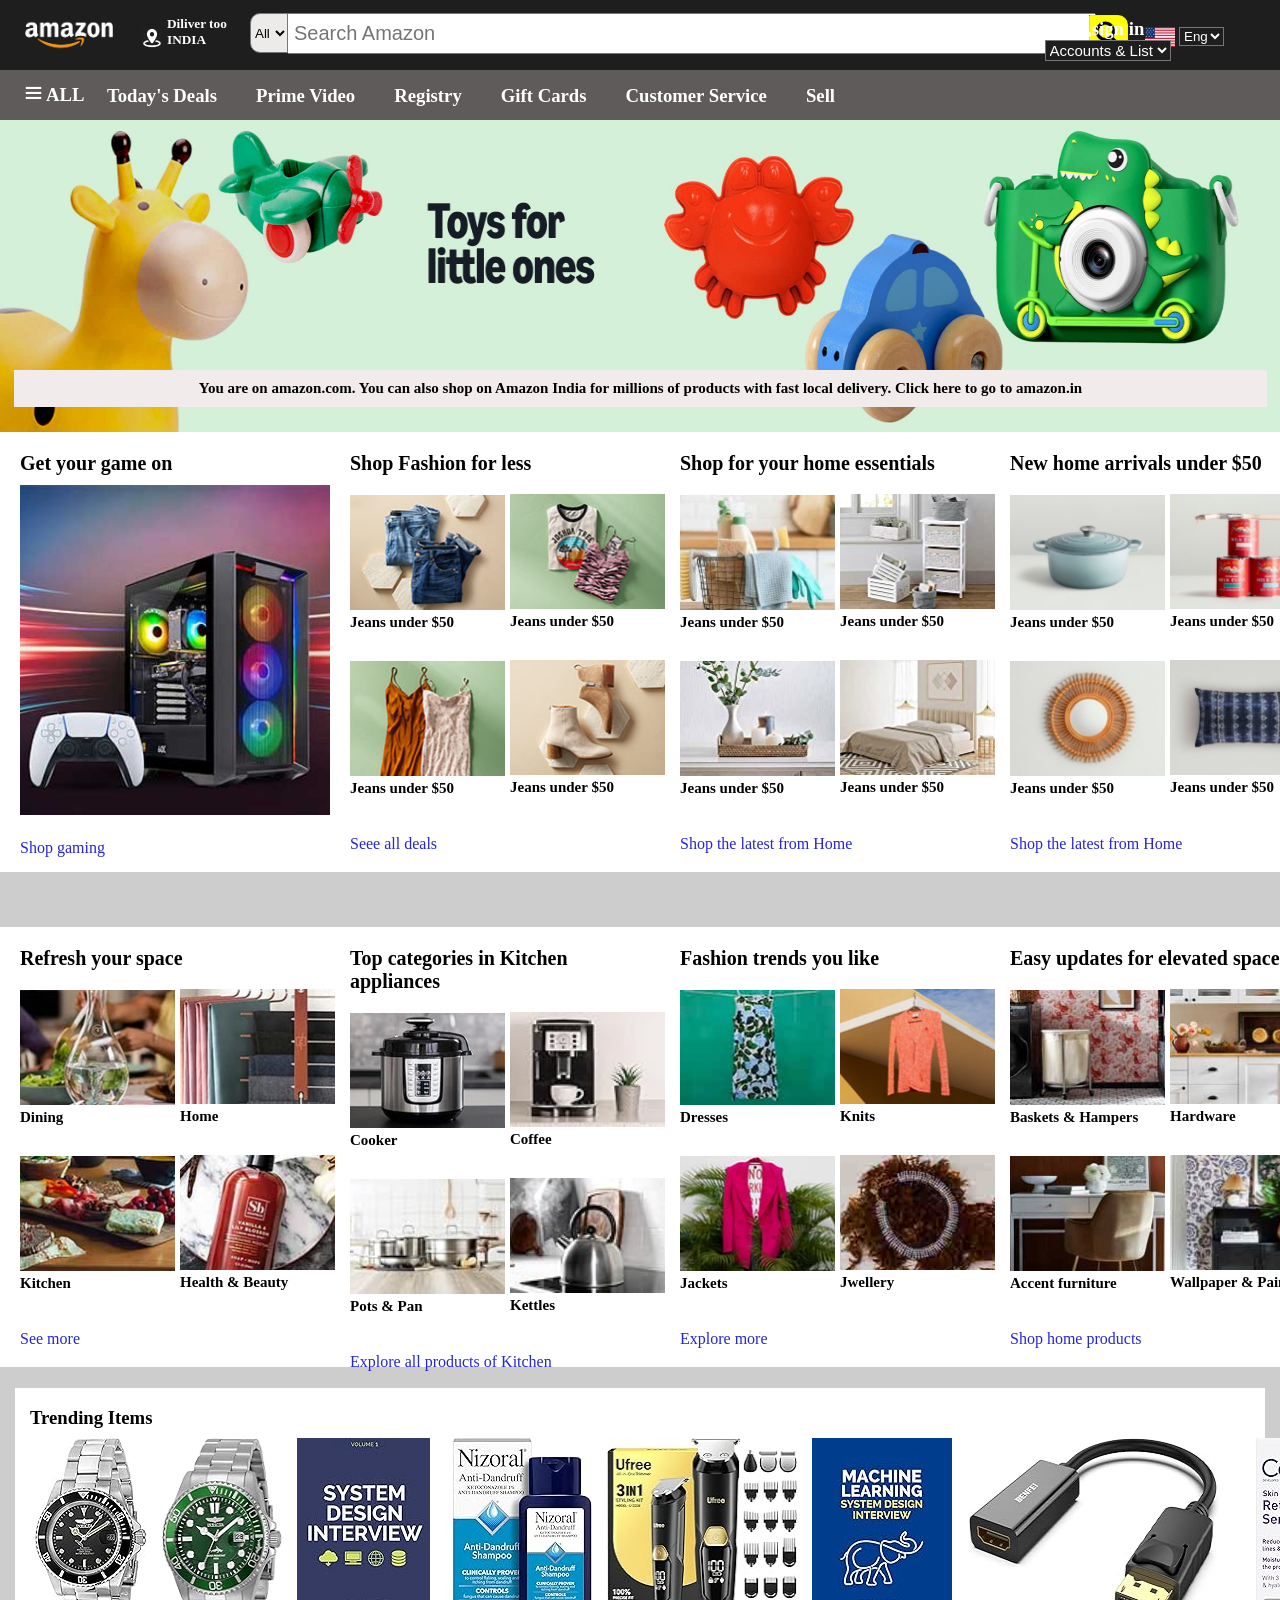
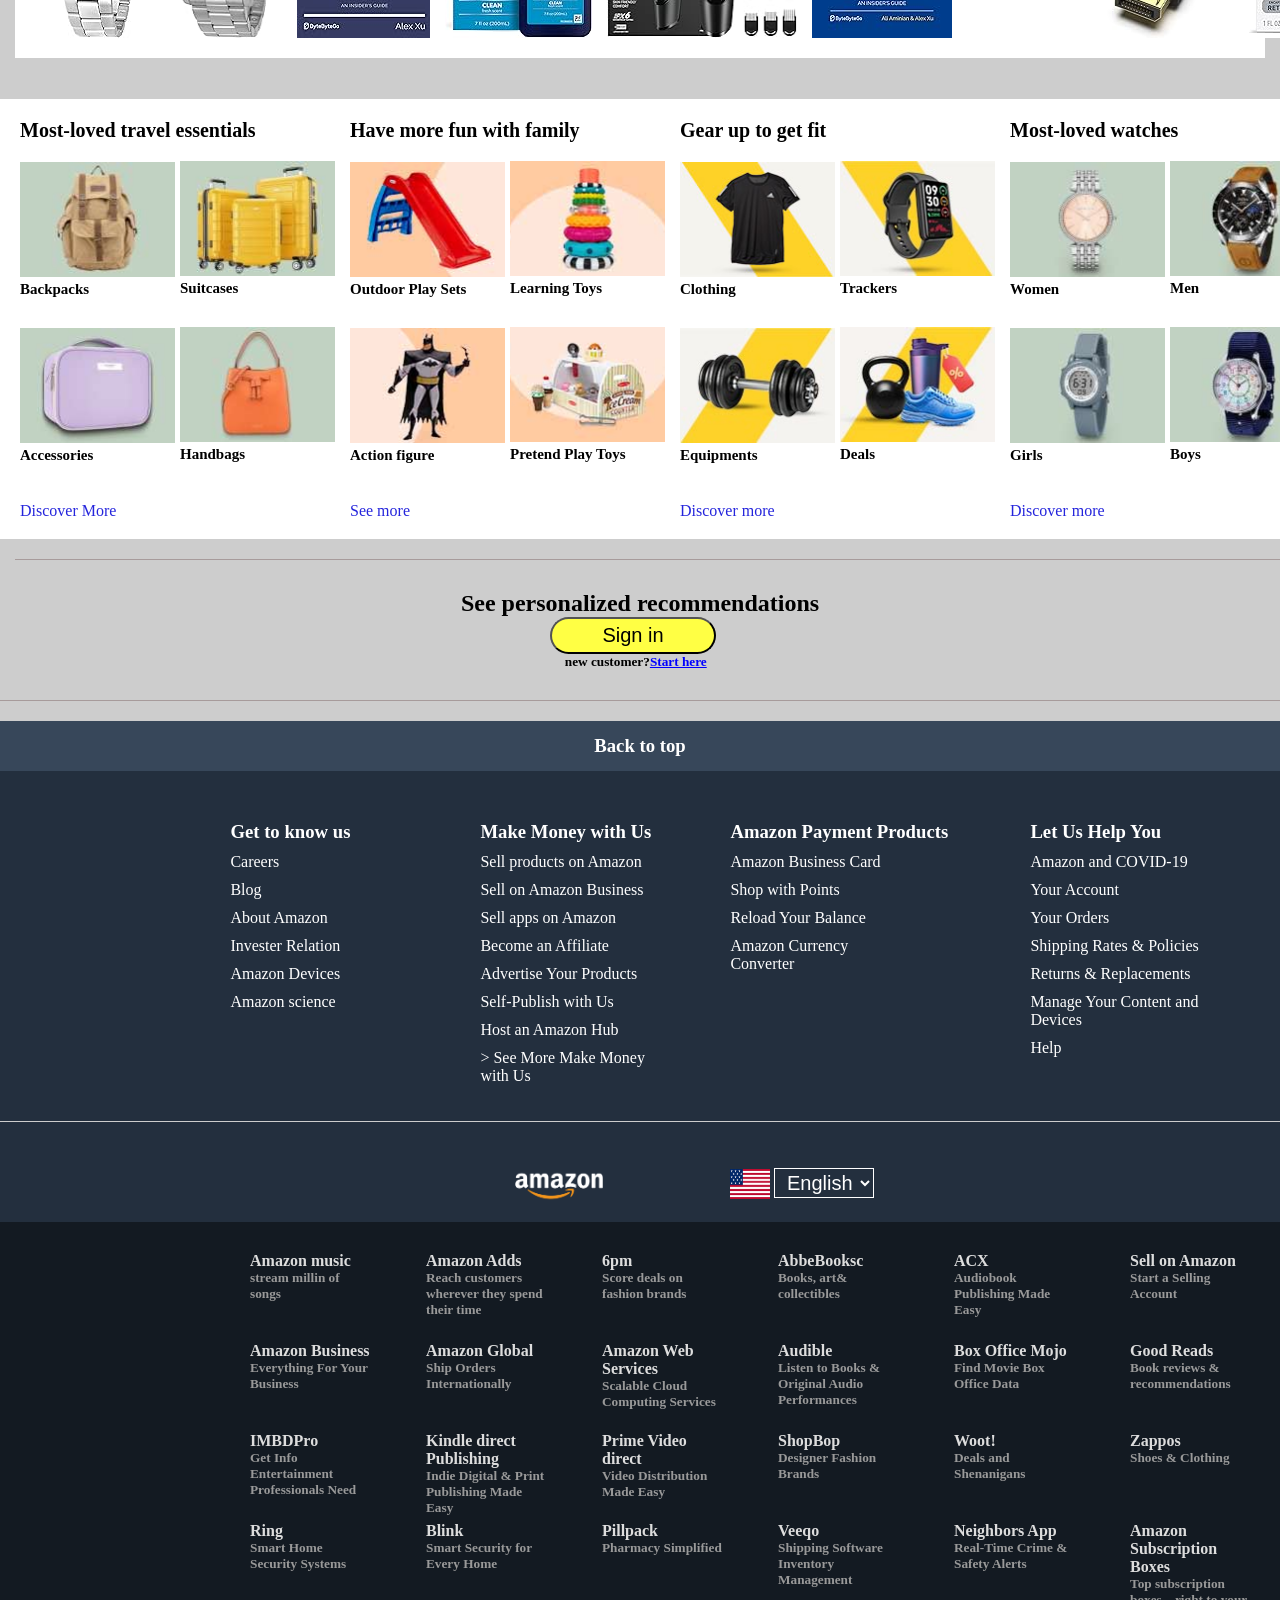
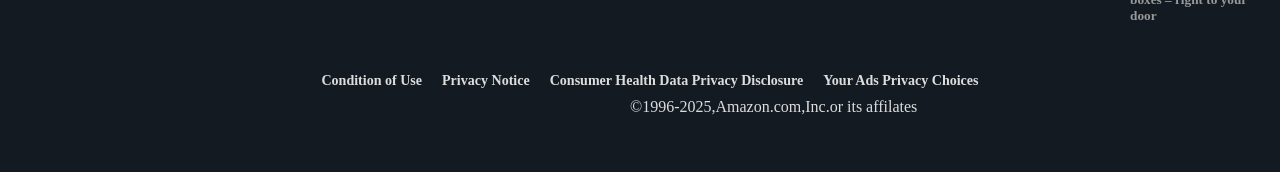
<file: Clones/project Amazon/index.html>
<!DOCTYPE html>
<html lang="en">
<head>
    <meta charset="UTF-8">
    <meta name="viewport" content="width=device-width, initial-scale=1.0">
    <title>Document</title>
    <link rel="stylesheet" href=" https://cdnjs.cloudflare.com/ajax/libs/font-awesome/6.4.0/css/all.min.css">
    <link rel="stylesheet" href="style.css">
</head>
<body>
    
    <div class="nav">

        <div class="nav1">

            <div class="amazonimg">
                <img src="amazon_logo.png" alt="" id="img1">
            </div>

            <div class="map">
                <h5 class="dill" >Diliver too</h5>
                <h5 class="ind">INDIA</h5>
                <img src="locatt.png" alt="" class="location">
            </div>

            <div class="navcenter">
            <select name="All" id="lan">
                <option value="">All  Electronics</option>
                <option value="">Automotive</option>
                <option value="">Art and Craft</option>
                <option value="">Laptops</option>
                <option value="">Gaming</option>
            </select>

            <input type="text" id="search" placeholder="Search Amazon">
            <img src="search.png" alt="" class="searchimg">
            </div>

        </div>

         

            <div class="nav21"> 
                <img src="america.png" alt="" class="america">

                <select name="eng" id="eng">
                    <option value="">English</option>
                    <option value="">Hindi</option>
                </select>
            </div>

            <div class="nav22">
                <div class="nav221">
                <h3 class="fst">Hello,sign in</h3>
                <select name="jj" id="acc">
                    <option value="Accounts & List">Accounts & List</option>
                </select>
                </div>
            </div>

            <div class="nav23">
                <h4 class="nav231">Returns</h4>
                <h3 class="nav232">& Orders</h3>
            </div>

            <div class="nav24">
                <img src="cart.png" alt="" class="img2">
                <h3 class="cart">cart</h3>
            </div>
        
    </div>

    <div class="navv">

        
        <div class="navv1">
            <div class="line">
                <span class="line1">_</span>
                <span class="line2">_</span>
                <span class="line3">_</span>
                <h3 class="all">ALL</h3>
            </div>  

        </div>

        <div class="navv2">

            <div class="navv21">
                <h3 class="today">Today's Deals</h3>
            </div>

            <div class="navv21">
                <h3 class="today">Prime Video</h3>
            </div>

            <div class="navv21">
                <h3 class="today">Registry</h3>
            </div>

            <div class="navv21">
                <h3 class="today">Gift Cards</h3>
            </div>

            <div class="navv21">
                <h3 class="today">Customer Service</h3>
            </div>

            <div class="navv21">
                <h3 class="today">Sell</h3>
            </div>

        </div>

    </div>


    <!-- center -->

     <!--                         one                        -->


    <div class="imgg1">
        <img src="mainimg - Copy.jpg" alt="" id="mainimg">
    </div>

    <div class="center1">
        <h3 class="one">You are on amazon.com. You can also shop on Amazon India for millions of products with fast local delivery. <span class="two"> Click here to go to amazon.in</span></h3>
    </div>

    <div class="main">

        <div class="main1">
            <h3 class="main11">Get your game on</h3>
            <img src="cpu.jpg" alt="" class="main12">
            <span class="main13">Shop gaming</span> 
        </div>

        <div class="main1">
            <h3 class="main11">Shop Fashion for less</h3>

            <div class="main12">

                <img src="thr1.jpg" alt="" class="onee">
                <h5 class="onee1">Jeans under $50</h3>

                <img src="thir3.jpg" alt="" class="onee">
                <h5 class="onee1">Jeans under $50</h3>   

                    <div class="main121">
                        <img src="thir2.jpg" alt="" class="twoe">
                        <h5 class="onee2">Jeans under $50</h3>
                    </div>

                    <div class="main121">
                        <img src="thir4.jpg" alt="" class="twoe">
                        <h5 class="onee2">Jeans under $50</h3>
                    </div>

            </div>

            <span class="main13">Seee all deals</span> 
        </div>

        <div class="main1">
            <h3 class="main11">Shop for your home essentials</h3>
            <div class="main12">

                <img src="four1.jpg" alt="" class="onee">
                <h5 class="onee1">Jeans under $50</h3>

                <img src="four3.jpg" alt="" class="onee">
                <h5 class="onee1">Jeans under $50</h3>   

                    <div class="main121">
                        <img src="four2.jpg" alt="" class="twoe">
                        <h5 class="onee2">Jeans under $50</h3>
                    </div>

                    <div class="main121">
                        <img src="four4.jpg" alt="" class="twoe">
                        <h5 class="onee2">Jeans under $50</h3>
                    </div>

            </div>
            <span class="main13">Shop the latest from Home</span> 
        </div>

        <div class="main1">
            <h3 class="main11">New home arrivals under $50</h3>
            <div class="main12">

                <img src="ket1.jpg" alt="" class="onee">
                <h5 class="onee1">Jeans under $50</h3>

                <img src="ket3.jpg" alt="" class="onee">
                <h5 class="onee1">Jeans under $50</h3>   

                    <div class="main121">
                        <img src="ket2.jpg" alt="" class="twoe">
                        <h5 class="onee2">Jeans under $50</h3>
                    </div>

                    <div class="main121">
                        <img src="ket4.jpg" alt="" class="twoe">
                        <h5 class="onee2">Jeans under $50</h3>
                    </div>

            </div>
            <span class="main13">Shop the latest from Home</span> 
        </div>

    </div>




    <!--                     center two                 -->


    
    <div class="main2">

        <div class="main1">
            <h3 class="main11">Refresh your space</h3>
             <div class="main12">

                <img src="r1.jpg" alt="" class="onee">
                <h5 class="onee1">Dining</h3>

                <img src="r3.jpg" alt="" class="onee">
                <h5 class="onee1">Kitchen</h3>   

                    <div class="main121">
                        <img src="r2.jpg" alt="" class="twoe">
                        <h5 class="onee2">Home</h3>
                    </div>

                    <div class="main121">
                        <img src="r4.jpg" alt="" class="twoe">
                        <h5 class="onee2">Health & Beauty</h3>
                    </div>

            </div>
            <span class="main13">See more</span> 
        </div>

        <!-- edfwefefe -->

        <div class="main1">
            <h3 class="main11">Top categories in Kitchen appliances</h3>

            <div class="main12">

                <img src="t1.jpg" alt="" class="onee">
                <h5 class="onee1">Cooker</h3>

                <img src="t3.jpg" alt="" class="onee">
                <h5 class="onee1">Pots & Pan</h3>   

                    <div class="main121">
                        <img src="t2.jpg" alt="" class="twoe">
                        <h5 class="onee2">Coffee</h3>
                    </div>

                    <div class="main121">
                        <img src="t4.jpg" alt="" class="twoe">
                        <h5 class="onee2">Kettles</h3>
                    </div>

            </div>

            <span class="main13">Explore all products of Kitchen</span> 
        </div>


        <!-- adsgvdfbvfffffffffffffffd -->


        <div class="main1">
            <h3 class="main11">Fashion trends you like</h3>
            <div class="main12">

                <img src="f1.jpg" alt="" class="onee">
                <h5 class="onee1">Dresses</h3>

                <img src="f3.jpg" alt="" class="onee">
                <h5 class="onee1">Jackets</h3>   

                    <div class="main121">
                        <img src="f2.jpg" alt="" class="twoe">
                        <h5 class="onee2">Knits</h3>
                    </div>

                    <div class="main121">
                        <img src="f4.jpg" alt="" class="twoe">
                        <h5 class="onee2">Jwellery</h3>
                    </div>

            </div>
            <span class="main13">Explore more</span> 
        </div>


        <!-- dvnknfvjjnnnnnnnnnnnnnnnnnnnnnnnnnnnnnnnnnnnnnnnnnnnn -->

        <div class="main1">
            <h3 class="main11">Easy updates for elevated spaces</h3>
            <div class="main12">

                <img src="e1.jpg" alt="" class="onee">
                <h5 class="onee1">Baskets & Hampers</h3>

                <img src="e3.jpg" alt="" class="onee">
                <h5 class="onee1">Accent furniture</h3>   

                    <div class="main121">
                        <img src="e2.jpg" alt="" class="twoe">
                        <h5 class="onee2">Hardware</h3>
                    </div>

                    <div class="main121">
                        <img src="e4.jpg" alt="" class="twoe">
                        <h5 class="onee2">Wallpaper & Paint</h3>
                    </div>

            </div>
            <span class="main13">Shop home products</span> 
        </div>

    </div>



    <div class="bar">

            <img src="barimg1.jpg" alt="" class="barimg1">
            <img src="barimg2.jpg" alt="" class="barimg2">
            <img src="barimg3.jpg" alt="" class="barimg3">
            <img src="barimg4.jpg" alt="" class="barimg4">
            <img src="barimg5.jpg" alt="" class="barimg5">
            <img src="barimg6.jpg" alt="" class="barimg6">
            <img src="barimg7.jpg" alt="" class="barimg7">
            <img src="barimg8.jpg" alt="" class="barimg8">

    </div>

    <h3 class="trend">Trending Items</h3>

    <!--       bar            -->



    
    
    <div class="main3">

        <div class="main1">
            <h3 class="main11">Most-loved travel essentials</h3>
             <div class="main12">

                <img src="11.jpg" alt="" class="onee">
                <h5 class="onee1">Backpacks</h3>

                <img src="13.jpg" alt="" class="onee">
                <h5 class="onee1">Accessories</h3>   

                    <div class="main121">
                        <img src="12.jpg" alt="" class="twoe">
                        <h5 class="onee2">Suitcases</h3>
                    </div>

                    <div class="main121">
                        <img src="14.jpg" alt="" class="twoe">
                        <h5 class="onee2">Handbags</h3>
                    </div>

            </div>
            <span class="main13">Discover More</span> 
        </div>

        

        <div class="main1">
            <h3 class="main11">Have more fun with family</h3>

            <div class="main12">

                <img src="21.jpg" alt="" class="onee">
                <h5 class="onee1">Outdoor Play Sets</h3>

                <img src="23.jpg" alt="" class="onee">
                <h5 class="onee1">Action figure</h3>   

                    <div class="main121">
                        <img src="22.jpg" alt="" class="twoe">
                        <h5 class="onee2">Learning Toys</h3>
                    </div>

                    <div class="main121">
                        <img src="24.jpg" alt="" class="twoe">
                        <h5 class="onee2">Pretend Play Toys</h3>
                    </div>

            </div>

            <span class="main13">See more</span> 
        </div>


       


         <div class="main1">
            <h3 class="main11">Gear up to get fit</h3>
            <div class="main12">

                <img src="31.jpg" alt="" class="onee">
                <h5 class="onee1">Clothing</h3>

                <img src="33.jpg" alt="" class="onee">
                <h5 class="onee1">Equipments</h3>   

                    <div class="main121">
                        <img src="32.jpg" alt="" class="twoe">
                        <h5 class="onee2">Trackers</h3>
                    </div>

                    <div class="main121">
                        <img src="34.jpg" alt="" class="twoe">
                        <h5 class="onee2">Deals</h3>
                    </div>

            </div>
            <span class="main13">Discover more</span> 
        </div> 


       <!-- dvnknfvjjnnnnnnnnnnnnnnnnnnnnnnnnnnnnnnnnnnnnnnnnnnnn -->

        <div class="main1">
            <h3 class="main11">Most-loved watches</h3>
            <div class="main12">

                <img src="41.jpg" alt="" class="onee">
                <h5 class="onee1">Women</h3>

                <img src="43.jpg" alt="" class="onee">
                <h5 class="onee1">Girls</h3>   

                    <div class="main121">
                        <img src="42.jpg" alt="" class="twoe">
                        <h5 class="onee2">Men</h3>
                    </div>

                    <div class="main121">
                        <img src="44.jpg" alt="" class="twoe">
                        <h5 class="onee2">Boys</h3>
                    </div>

            </div>
            <span class="main13">Discover more</span> 
        </div>

    </div>     


    <div class="linee"></div>

    <div class="footer1">

        <div class="footer11">
            <h2 class="write">See personalized recommendations</h2>
            <button class="signin">Sign in</button>
            <h5 class="nw">new customer?<span class="fist">Start here</span></h5>
        </div>

    </div>

    <div class="linee1"></div>

    <a href="#img1" class="ooa">
    <div class="back">
        <h3 class="bk">Back to top</h2>
    </div>
    </a>
     

    <div class="foot1">

        <div class="foot2">

            <div class="foot21">
                <h3>Get to know us</h3>
                <div class="foot211">
                <span class="foot21span">Careers</span>
                <span class="foot21span">Blog</span>
                <span class="foot21span">About Amazon</span>
                <span class="foot21span">Invester Relation</span>
                <span class="foot21span">Amazon Devices</span>
                <span class="foot21span">Amazon science</span>
                </div>
            </div>

            <div class="foot22">
                <h3>Make Money with Us</h3>
                <div class="foot211">
                <span class="foot21span">Sell products on Amazon</span>
                <span class="foot21span">Sell on Amazon Business</span>
                <span class="foot21span">Sell apps on Amazon</span>
                <span class="foot21span">Become an Affiliate</span>
                <span class="foot21span">Advertise Your Products</span>
                <span class="foot21span">Self-Publish with Us</span>
                <span class="foot21span">Host an Amazon Hub</span>
                <span class="foot21span">> See More Make Money with Us</span>
                </div>
            </div>

            <div class="foot23">
                <h3>Amazon Payment Products</h3>
                <div class="foot231">
                <span class="foot21span">Amazon Business Card</span>
                <span class="foot21span">Shop with Points</span>
                <span class="foot21span">Reload Your Balance</span>
                <span class="foot21span">Amazon Currency Converter</span>
                </div>
            </div>

            <div class="foot24">
                <h3>Let Us Help You</h3>
                <div class="foot211">
                <span class="foot21span">Amazon and COVID-19</span>
                <span class="foot21span">Your Account</span>
                <span class="foot21span">Your Orders</span>
                <span class="foot21span">Shipping Rates & Policies</span>
                <span class="foot21span">Returns & Replacements</span>
                <span class="foot21span">Manage Your Content and Devices</span>
                <span class="foot21span">Help</span>
                </div>
            </div>

        </div>

    </div>


    <div class="foot3">

        <div class="amazonimg">
            <img src="amazon_logo.png" alt="" id="img11">
        </div>        

        <div class="nav231"> 
            <img src="america.png" alt="" class="america1">

            <select name="eng" id="eng1">
                <option value="">English</option>
                <option value="">Hindi</option>
            </select>
        </div>

    </div>

    <div class="lastfoot">

        <div class="lastfoot1">

            <div class="lastfoot11">

                <div class="lastfoot111">
                    <h4 style="color: #DDDDDD;" class="f111">Amazon music</h3>
                        <h5 style="color: #999999;" class="f111">stream millin of songs</h4>
                </div>

                <div class="lastfoot111">
                    <h4 style="color: #DDDDDD;" class="f111">Amazon Adds</h3>
                        <h5 style="color: #999999;" class="f111">Reach customers wherever they spend their time</h4>
                </div>

                <div class="lastfoot111">
                    <h4 style="color: #DDDDDD;" class="f111">6pm</h3>
                        <h5 style="color: #999999;" class="f111">Score deals on fashion brands</h4>
                </div>

                <div class="lastfoot111">
                    <h4 style="color: #DDDDDD;" class="f111">AbbeBooksc</h3>
                        <h5 style="color: #999999;" class="f111">Books, art& collectibles</h4>
                </div>

                <div class="lastfoot111">
                    <h4 style="color: #DDDDDD;" class="f111">ACX</h3>
                        <h5 style="color: #999999;" class="f111">Audiobook Publishing Made Easy</h4>
                </div>

                <div class="lastfoot111">
                    <h4 style="color: #DDDDDD;" class="f111">Sell on Amazon</h3>
                        <h5 style="color: #999999;" class="f111">Start a Selling Account</h4>
                </div>

            </div>

            <div class="lastfoot12">
                
                <div class="lastfoot111">
                    <h4 style="color: #DDDDDD;" class="f111">Amazon Business</h3>
                        <h5 style="color: #999999;" class="f111">Everything For Your Business</h4>
                </div>

                <div class="lastfoot111">
                    <h4 style="color: #DDDDDD;" class="f111">Amazon Global</h3>
                        <h5 style="color: #999999;" class="f111">Ship Orders Internationally</h4>
                </div>

                <div class="lastfoot111">
                    <h4 style="color: #DDDDDD;" class="f111">Amazon Web Services</h3>
                        <h5 style="color: #999999;" class="f111">Scalable Cloud Computing Services</h4>
                </div>

                <div class="lastfoot111">
                    <h4 style="color: #DDDDDD;" class="f111">Audible</h3>
                        <h5 style="color: #999999;" class="f111">Listen to Books & Original Audio Performances</h4>
                </div>

                <div class="lastfoot111">
                    <h4 style="color: #DDDDDD;" class="f111">Box Office Mojo</h3>
                        <h5 style="color: #999999;" class="f111">Find Movie Box Office Data</h4>
                </div>

                <div class="lastfoot111">
                    <h4 style="color: #DDDDDD;" class="f111">Good Reads</h3>
                        <h5 style="color: #999999;" class="f111">Book reviews & recommendations</h4>
                </div>

            </div>

            <div class="lastfoot13">
                
                <div class="lastfoot111">
                    <h4 style="color: #DDDDDD;" class="f111">IMBDPro</h3>
                        <h5 style="color: #999999;" class="f111">Get Info Entertainment Professionals Need</h4>
                </div>

                <div class="lastfoot111">
                    <h4 style="color: #DDDDDD;" class="f111">Kindle direct Publishing</h3>
                        <h5 style="color: #999999;" class="f111">Indie Digital & Print Publishing Made Easy</h4>
                </div>

                <div class="lastfoot111">
                    <h4 style="color: #DDDDDD;" class="f111">Prime Video direct</h3>
                        <h5 style="color: #999999;" class="f111">Video Distribution Made Easy</h4>
                </div>

                <div class="lastfoot111">
                    <h4 style="color: #DDDDDD;" class="f111">ShopBop</h3>
                        <h5 style="color: #999999;" class="f111">Designer Fashion Brands</h4>
                </div>

                <div class="lastfoot111">
                    <h4 style="color: #DDDDDD;" class="f111">Woot!</h3>
                        <h5 style="color: #999999;" class="f111">Deals and Shenanigans</h4>
                </div>

                <div class="lastfoot111">
                    <h4 style="color: #DDDDDD;" class="f111">Zappos</h3>
                        <h5 style="color: #999999;" class="f111">Shoes & Clothing</h4>
                </div>

            </div>

            <div class="lastfoot14">
                
                <div class="lastfoot111">
                    <h4 style="color: #DDDDDD;" class="f111">Ring</h3>
                        <h5 style="color: #999999;" class="f111">Smart Home Security Systems</h4>
                </div>

                <div class="lastfoot111">
                    <h4 style="color: #DDDDDD;" class="f111">Blink</h3>
                        <h5 style="color: #999999;" class="f111">Smart Security for Every Home</h4>
                </div>

                <div class="lastfoot111">
                    <h4 style="color: #DDDDDD;" class="f111">Pillpack</h3>
                        <h5 style="color: #999999;" class="f111">Pharmacy Simplified</h4>
                </div>

                <div class="lastfoot111">
                    <h4 style="color: #DDDDDD;" class="f111">Veeqo</h3>
                        <h5 style="color: #999999;" class="f111">Shipping Software Inventory Management</h4>
                </div>

                <div class="lastfoot111">
                    <h4 style="color: #DDDDDD;" class="f111">Neighbors App</h3>
                        <h5 style="color: #999999;" class="f111">Real-Time Crime & Safety Alerts</h4>
                </div>

                <div class="lastfoot111">
                    <h4 style="color: #DDDDDD ;" class="f111" >Amazon Subscription Boxes</h3>
                        <h5 style="color: #999999;" class="f111">Top subscription boxes – right to your door</h4>
                </div>
            </div>

        </div>

        <div class="lastfoot2">

            <div class="lf1">
                <div class="if11">
                <h3>Condition of Use</h3>
                </div>

                <div class="if11">
                <h3>Privacy Notice</h3>
                </div>

                <div class="if11">
                <h3>Consumer Health  Data Privacy Disclosure</h3>
                </div>

                <div class="if11">
                <h3>Your Ads Privacy Choices</h3>
                </div>
            </div>

            <div class="if2">
                <div class="if21">
                    <span class="a1">&copy;1996-2025,Amazon.com,Inc.or its affilates</span>
                </div>
            </div>

        </div>

    </div>

</body>
</html>
</file>
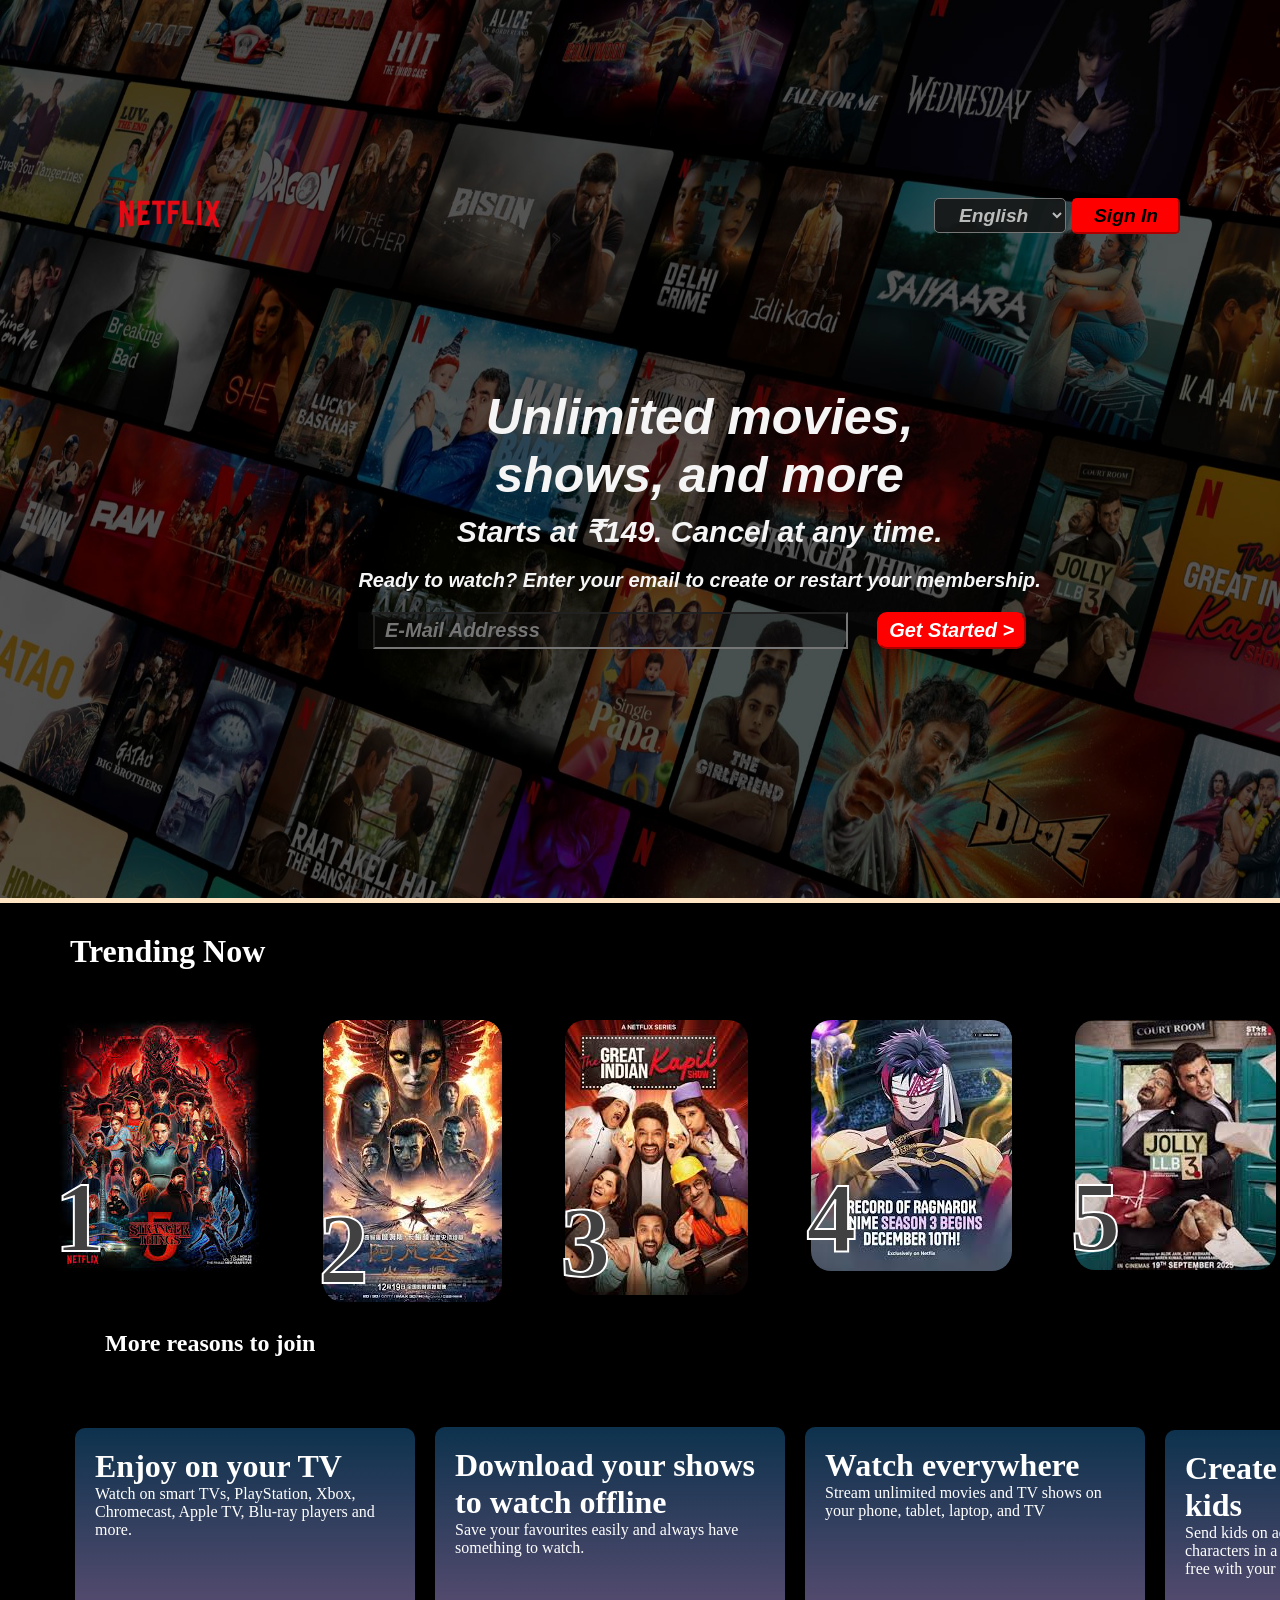
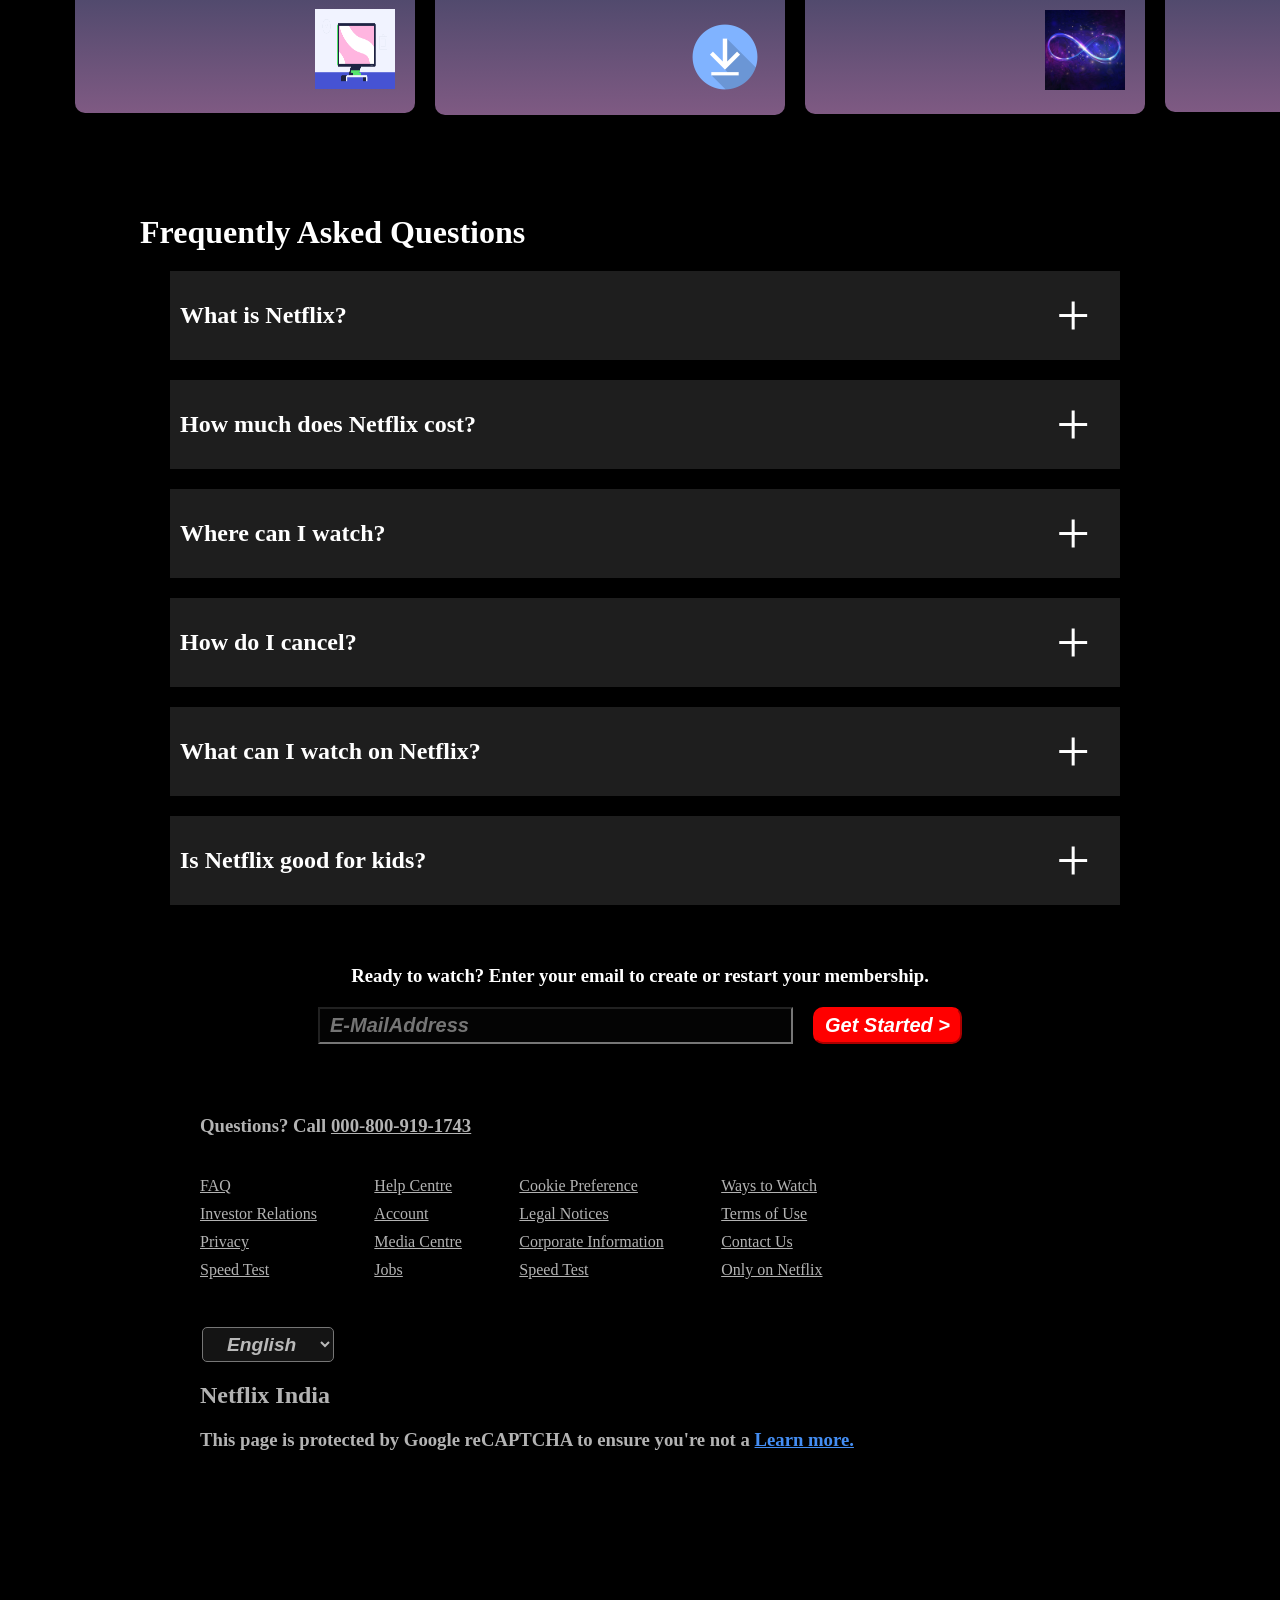
<file: Clones/project netflix/netflix/index.html>
<!DOCTYPE html>
<html lang="en">
<head>
    <meta charset="UTF-8">
    <meta name="viewport" content="width=device-width, initial-scale=1.0">
    <title>Document</title>
    <link rel="stylesheet" href="style.css">
</head>
<body>
    <header>
        <div class="main">
            <img src="net img.jpg" alt="img" class="img1">
            <div class="ff1">
                <div class="ff2">
            <div class="nav">

            <div class="ffw">
            <img src="netflix.png" alt="net" class="img2">
            </div>

            <div>

                <select name="" class="butt">
                    <option value="">English</option>
                    <option value="">Hindi</option>
                </select>
 
            <button class="buttt">Sign In</button>
            </div>
             
            </div>
            <div class="content">
                <h1 class="hh">Unlimited movies,</h1>
                <h3 class="hh"> shows, and more</h3>
                <h2 class="hh1"> Starts at ₹149. Cancel at any time.</h2>
                <h3 class="hh2">Ready to watch? Enter your email to create or restart your membership.</h3>
                <div class="buttons">
                    <div class="butt1">
                <input type="text" placeholder="E-Mail Addresss" id="email" required>
                    </div>

                    <div class="butt2">   
                <button class="sign"> Get Started ></button>
                </div> 
                </div>
            </div>
            </div>
        </div>

        <div class="line"></div>
        

    </header>

    <!-- trending -->

    
        <div class="trend">
            <h1 class="tr">Trending Now</h1>
            <div class="img">

                <div class="onee">
                <span class="one">1</span>
                <img src="stramger.jpg" alt="img" class="immg1">
                </div>

                <div class="twoe">
                    <span class="two">2</span>
               <img src="avatar.jpg" alt="img" class="immg2" >
               </div>

               <div class="threee">
                <span class="three">3</span>
               <img src="kapil.jpg" alt="img" class="immg3">
               </div>

               <div class="foure">
                <span class="four">4</span>
               <img src="record.jpg" alt="img" class="immg4">
               </div>

               <div class="fivee">
                <span class="five">5</span>
               <img src="jolly.jpg" alt="img" class="immg5">
               </div>

            </div>

            <div class="h22">
            <h2 class="more">More reasons to join</h2>
            <div class="reasons">
                <div class="fft"></div>
                <div class="reason1">
                    <h1 class="r1">Enjoy on your TV</h1>
                    <p>Watch on smart TVs, PlayStation, Xbox, Chromecast, Apple TV, Blu-ray players and more.</p>
                    <img src="comp.jpg" alt="" class="comp1">
                </div>

                <div class="reason2">
                    <h1 class="r1">Download your shows to watch offline</h1>
                    <p>Save your favourites easily and always have something to watch.</p>
                    <img src="down.png" alt="" class="comp2">
                </div>

                <div class="reason3">
                    <h1 class="r1">Watch everywhere</h1>
                    <p>Stream unlimited movies and TV shows on your phone, tablet, laptop, and TV</p>
                    <img src="infi.webp" alt="" class="comp3">
                </div>

                <div class="reason4">
                    <h1 class="r1">Create profiles for kids</h1>
                    <p>Send kids on adventures with their favourite characters in a space made just for them — free with your membership.</p>
                    <img src="pin.jpg" alt="" class="comp">
                </div>
                </div>
            </div>
        </div>
    </div>


    <!-- aseked question -->

    <div class="qwestion">
        <h1 class="freq">Frequently Asked Questions</h1>

        <div class="what">
            <h2 class="net">What is Netflix?</h2>
            <p class="plus">+</p>
        </div>

        <div class="what">
            <h2 class="net">How much does Netflix cost?</h2>
            <p class="plus">+</p>
        </div>

        <div class="what">
            <h2 class="net">Where can I watch?</h2>
            <p class="plus">+</p>
        </div>

        <div class="what">
            <h2 class="net">How do I cancel?</h2>
            <p class="plus">+</p>
        </div>

        <div class="what">
            <h2 class="net">What can I watch on Netflix?</h2>
            <p class="plus">+</p>
        </div>

        <div class="what">
            <h2 class="net">Is Netflix good for kids?</h2>
            <p class="plus">+</p>
        </div>

    </div>


    <!-- footer -->

    <div class="footplus">
        <h3 class="foott">Ready to watch? Enter your email to create or restart your membership.</h3>
        <div class="hell">
            <div class="emmail">
        <input type="text" placeholder="E-MailAddress" id="emaill">
            </div>

            <div class="strt">
        <button class="sign">Get Started ></button>
            </div>

        </div>
    </div>


    <!-- last footer -->

    <div class="foot">
        <h3 class="first">Questions? Call <span class="too">000-800-919-1743</span></h1>

            <div class="mainn"> 
            <div class="footcenter1">
                <span class="last">FAQ</span>
                <span class="last">Investor Relations</span>
                <span class="last">Privacy</span>
                <span class="last">Speed Test</span>
            </div>

            <div class="footcenter2">
                <span class="last">Help Centre</span>
                <span class="last"> Account  </span>
                <span class="last"> Media Centre</span>
                <span class="last">Jobs</span>
            </div>

            <div class="footcenter3">
                <span class="last"> Cookie Preference</span>
                <span class="last"> Legal Notices</span>
                <span class="last">Corporate Information</span>
                <span class="last">Speed Test</span>
            </div>

            <div class="footcenter4">
                <a class="last">  Ways to Watch <a>
                <span class="last">Terms of Use </span>
                <span class="last">Contact Us  </span>
                <span class="last">Only on Netflix</span>
            </div>
            </div>

            <div class="foolast"> 

                <select name="" class="buttl">
                    <option value="">English</option>
                    <option value="">Hindi</option>
                </select>
            <h2 class="netin">Netflix India</h2>

            <h3 class="lastt">This page is protected by Google reCAPTCHA to ensure you're not a <span class="learn"> Learn more.</span> </h3>
            </div>

            <div class="xnx"></div>
    </div>
    
</body>
</html>
</file>
<file: Clones/project Amazon/style.css>
*{
    padding: 0px;
    margin: 0px;
    border: border-box;
}

body{
    height: 100vh;
    width: 100%;
    background-color: #4444;
}

.nav{
    width: 100%;
    background-color: #1e1e1e;
    height: 70px;
    color: white;
}

.nav1{
    width: 655px;
    height: 70px;
      
}

.amazonimg{
    height: 10px;
    border: 2px solid transparent;
}

 

#img1{
    height: 60px;
    width: 110px;
    /* margin: 3px 0px 0px 10px ; */
    border: 2px solid transparent;
    position: relative;
    left: 10px;
    top: 1.3px;
    cursor: pointer;
}


#img1:hover{
    border: 1.5px solid white;
}

.map{
    position: relative;
    left: 140px;
    bottom: 10px;
    height: 50px;
    width: 80px;
    padding-left: 25px;
    padding-top: 10px;
    border: 2px solid transparent;
    cursor: pointer;
}

.map:hover{
    border: 1.5px solid white;
    
}

.dill{
    width: 85px;
}

.ind{
    width: 60px;
}

.location{
    height: 20px;
    width: 20px;    
    position: relative;
    right: 25px;
    bottom: 20px;
    background-color: #0F1111;
}

#lan{
    width: 39px;
    height: 40.3px;
    border-bottom-left-radius: 10px;
    border-top-left-radius: 10px;
    background-color: #edeaea;
}

#search{
    position: relative;
    left:37px;
    bottom:40px;
    height: 37px;
    width: 800px;
    padding-left: 5px;
    font-size: 20px;
    font-family: Arial;
}

.searchimg{
    height: 39.2px;
    position: relative;
    bottom: 79.8px;
    left: 839px;
    border-top-right-radius: 10px;
    border-bottom-right-radius: 10px;
}

.navcenter{
    position: relative;
    left: 250px;
    bottom: 65px;
    height: 60px;
}

#eng{
    background-color: #1e1e1e;
    color: white;
    width: 45px;
}

.america{
    position: relative;
    top: 20px;
    height: 20px;
    width: 30px;
    padding-left: 10px;
}

#eng{
    position: relative;
    top: 14px;
    

}

.nav21{
    height: 60px;
    width: 90px;
    position: relative;
    left: 1133px;
    bottom:65px;
    cursor: pointer;
    border: 2px solid transparent;
}

.nav21:hover{
    border: 1.5px solid white;
}

.nav22{
    height: 57px;
    width: 130px;
    position: relative;
    left: 80.9%;
    bottom: 126px;
    cursor: pointer;
    border: 2px solid transparent;
    padding-left: 7px;
    
}

.nav22:hover{
    border: 1.5px solid white;
}

#acc{
    font-size: 15px;
    font-family: sans-serif;
    color: white;
    background-color: #1e1e1e;
}    

.nav221{
    position: relative;
    top: 8px;
}

.nav23{
    width: 90px;
    padding-left: 8px;
    padding-top: 7px;
    height: 50px;
    position: relative;
    left: 1375px;
    bottom: 186px;
    cursor: pointer;
    border: 2px solid transparent;
}

.nav23:hover{
    border: 1.5px solid white;
}


.nav24{
    color: white;
    background-color: #1e1e1e;
    width: 30px;
    height: 40px;
    padding: 8px 0px 10px 0px;
    position: relative;
    left: 1480px;
    bottom: 250px;
    border: 1.5px solid transparent;
    cursor: pointer;
}

.nav24:hover{
    border: 1.5px solid white;
}

.img2{
    height: 30px;
    width: 30px;
    position: relative;
    left: 2px;
    z-index: 1;
    background-color: #1e1e1e;
}

.cart{
    position: relative;
    left: 2px;
}


/*  defdfverververtgvvvvvvvvvvvvvvvvvv gt v */

.navv{
    height: 50px;
    background-color: #5f5b5b;
    width: 100%;
}

.navv1{
    height: 40px;
    cursor: pointer;
    border: 1.5px solid transparent;
    width: 70px;
    position: relative;
    left: 20px;
    top: 4px;
}

.navv1:hover{
    border: 1.5px solid white;
}

.line{
    display: flex;
    flex-direction: column;
    position:relative;
    top: -2px;
    left: 0px;
    height: 50px;
    width: 60px;
    padding: 5px;
    color: white;

}

.line1{
    position: relative;
    bottom: 20px;
    font-size: 30px;
    font-weight: 900;
    height: 50px;
    width: 100px;
}

.line2{
    position: relative;
    bottom: 49px;
    font-size: 30px;
    font-weight: 900;
    height: 50px;
    width: 100px;
}
 
.line3{
    position: relative;
    bottom: 78px;
    font-size: 30px;
    font-weight: 900;
    height: 50px;
    width: 100px;
}

.all{
    position: relative;
    bottom: 96px;
    left: 20px;
    
}

.navv21{
    width: fit-content;
    margin: 5px 10px 5px -10px;
    padding: 10px;
    cursor: pointer;
    border: 2px solid transparent;
    padding: 8px 0px 8px 0px ;
    margin-left: 5px;

}

.navv21:hover{
    border: 1.5px solid white;
}

.navv2{
    display: flex;
    flex-direction: row;
    position: relative;
    left: 90px;
    bottom: 42px;
    color: white;
    width: 800px;
}

.today{
    padding-right: 10px;
    padding-left: 10px;
}

.imgg1{
    height: 600px;
    width: 100%;
}

#mainimg{
    height: 600px;
    width: 100%;
}

.one{
    background-color: rgb(242, 235, 235);
    font-size: 15px;
    padding:  10px 0px 10px 0px ;
    text-align: center;
    margin: 0px 13px 0px 14px ;
}



.center1{
    position: relative;
    bottom: 350px;
}

.main{
    height: 350px;
    width: 11270.4;
    display: flex;
    justify-content: space-around;
    position: relative;
    bottom: 325px;
}

.main1{
    width: 350px;
    background-color: white;
    padding-top: 20px;
    height: 420px;
}

.main11{
    padding-left: 20px;
    font-size: 20px
}

.main12{
    width: 310px;
    height: 330px;
    padding: 10px 0px 10px 20px;
    object-fit: cover;
    padding-bottom: 20px;
    cursor: pointer;
}

.main13{
    padding-left: 20px;
    color: rgb(37, 37, 220);
    cursor: pointer;
}

.main13:hover{
    text-decoration: underline;
}

.onee{
    height: 115px;
    width: 155px;
    object-fit: cover;
    padding-top: 10px;
}

.onee1{
    padding-bottom: 20px;
    font-size: 15px;
}

.twoe{
    height: 115px;
    width: 155px;
    object-fit: cover;
    padding-top: 10px;
    cursor: pointer;
}

.onee2{
    padding-bottom: 20px;
    font-size: 15px;
}

.main121{
    position: relative;
    left: 160px;
    bottom: 333px;
    width: 150px;
}



.main2{
    height: 350px;
    width: 11270.4;
    display: flex;
    justify-content: space-around;
    position: relative;
    bottom: 180px;
}


.bar{
    width: auto;
    height: 270px;
    background-color: white;
    margin: 0px 15px 0px 15px;
    position: relative;
    bottom: 69px;
    display: flex;
    justify-content: space-between;
    align-items: end;
}

.barimg1{
    height: 200px;
    width: 120px;
    padding-left: 20px;
    padding-bottom: 20px;
    cursor: pointer;
    
}

.barimg2{
    height: 200px;
    width: 120px;
    padding-bottom: 20px;
    padding-left: 15px;
    cursor: pointer;
}

.barimg3{
    height: 200px;
    width: 150px;
    padding-bottom: 20px;
    padding-left: 15px;
    cursor: pointer;
}

.barimg4{
    height: 200px;
    width: 150px;
    padding-bottom: 20px;
    padding-left: 15px;
    cursor: pointer;
}

.barimg5{
    height: 200px;
    width: 190px;
    padding-bottom: 20px;
    padding-left: 15px;
    cursor: pointer;
}

.barimg6{
    height: 200px;
    width: 150px;
    padding-bottom: 20px;
    padding-left: 15px;
    cursor: pointer;
}

.barimg8{
    height: 200px;
    width: 170px;
    padding-bottom: 20px;
    padding-right: 20px;
    padding-left: 30px;
    cursor: pointer;
}

.barimg7{
    height: 200px;
    width: 250px;
    padding-bottom: 20px;
    padding-left: 17px;
    cursor: pointer;
}

 
.imgcontent{
    position: relative;
    bottom: 310px;
    left: 35px;
    width: 300px;
}
 
.main3{
    height: 350px;
    width: 11270.4;
    display: flex;
    justify-content: space-around;
    position: relative;
    bottom: 50px;
}


.linee{
    width: 1492px;
    height: 1px;
    background-color: #a79b9b;
    position: relative;
    top: 60px;
    left: 15px;
}


.footer1{
    width: 100%;
    height: 100px;
    position: relative;
    top: 80px;
    display: flex;
    justify-content: center;
    align-items: center;
}

.signin{
    font-size: 20px;
    background-color: rgb(255, 255, 68);
    padding: 5px 50px 5px 50px ;
    border-radius: 20px;
    position: relative;
    left: 25%;
}

.nw{
    position: relative;
    left: 29%;
}

.fist{
    color: blue;
    text-decoration: underline;
}

.linee1{
    width: 100%;
    height: 1px;
    background-color: #a79b9b;
    position: relative;
    top: 100px;
}

.back{
    height: 50px;
    width: 100%;
    color: white;
    background-color: #37475A;
    display: flex;
    justify-content: center;
    align-items: center;
    position: relative;
    top: 120px;
}

.bk{
    text-decoration: #1e1e1e;
}

.ooa{
    text-decoration: none;
}

.foot1{
    height: 350px;
    width: 100%;
    background-color: #232F3E;
    position: relative;
    top: 120px;
}

.foot2{
    height: 200px;
    width: 1000px;
    position: relative;
    left: 18%;
    top: 50px;
    display: flex;
    justify-content: space-between;
    color: white;
}


.foot21{
    height: 250px;
    width: 200px;
}

.foot22{
    height: 250px;
    width: 200px;
}

.foot23{
    height: 250px;
    width: 250px;
}

.foot24{
    height: 250px;
    width: 200px;
}

.foot211{
    height: 200px;
    width: 180px;
    display: flex;
    flex-direction: column;
}

.foot21span{
    margin-top: 10px;
    cursor: pointer;
}

.foot21span:hover{
    text-decoration: underline;
}

.foot231{
    height: 200px;
    width: 180px;
    display: flex;
    flex-direction: column; 
}

.foot3{
    height: 100px;
    width: 100%;
    background-color: #232F3E;
    position: relative;
    top: 120.799999999px;
}


#img11{
    height: 60px;
    width: 110px;
    /* margin: 3px 0px 0px 10px ; */
    border: 2px solid transparent;
    position: relative;
    left: 500px;
    top: 30px;
    cursor: pointer;
}

.america1{
    position: relative;
    top: 33px;
    left: 720px;
    height: 30px;
    width: 40px;
    padding-left: 10px;   
}

#eng1{
    position: relative;
    top: 24px;
    left: 720px;
    background-color: transparent;
    color: white;
    width:100px;
    padding-left: 8px;
    padding-top: 2px;
    padding-bottom: 2px;
    font-size: 20px;
    border: 1px solid white;
}


.lastfoot{
    height: 550px;
    width: 100%;
    background-color: #131A22;
    position: relative;
    top: 121px;
}

.lastfoot1{
    height: 370px;
    width: 1000px;
    position: relative;
    top:30px;
    left: 250px;
    display: flex;
    flex-direction: column;
}

.lastfoot11{
    height: 80px;
    width: 1000px;
    display: flex;
    justify-content: space-between;
}

.lastfoot12{
    height: 80px;
    width: 1000px;
    margin-top: 10px;
    display: flex;
    justify-content: space-between;
}

.lastfoot13{
    height:80px;
    width: 1000px;
     margin-top: 10px;
     display: flex;
    justify-content: space-between;
}

.lastfoot14{
    height: 80px;
    width: 1000px;
    margin-top: 10px;
    display: flex;
    justify-content: space-between;
}

.lastfoot111{
    height: 80px;
    width: 120px;
    cursor: pointer;
     
}

.lastfoot111:hover{
    text-decoration: underline;
}

.f111:hover{
    text-decoration: underline;
}

.lf1{
    height: 16px;
    width: 100%;
    display: flex;
    justify-content: center;
    position: relative;
    top: 80PX;
}

.if11{
    padding-left: 20px;
    font-size: 12px;
    color: #DDDDDD;
}

.a1{
    color: #DDDDDD;
}

.if2{
    position: relative;
    top: 90px;
    left: 630px;
    width: 400px;
}


.trend{
    position: relative;
    bottom: 320px;
    width: 300px;
    padding-left: 30px;
}
 
@media screen and(max-width:415px) {

    .amazonimg{
        position: relative;
        left: 2033px;
    }

    .imgg1{
        position: relative;
        left: 100px;
        width: 100%;
    }
}
</file>
<file: Clones/project netflix/netflix/style.css>
*{
    padding: 0%;
    margin: 0%;
   
}
body{
     
    background-color: black;
    height: 100vh;
}

.ff1{
    position: relative;
    bottom: 220px;
}

.img1{
    height: 100vh;
    width: 100%;
    opacity: 0.44;
}

.img2{
    height: 100px;
    width: 100px;
     
    margin: 0px 20px 0px ;
}

.nav{
     
    margin: 0px 100px 0px 100px;
    display: flex;
    justify-content: space-between;
    align-items: center;
    position: relative;
    top: -520px;
}

.butt{
    font-size: larger;
    font-family: sans-serif;
    font-weight: 700;
    font-style: italic;
    padding: 5px 20px 5px 20px;
    margin-left: 2px;
    color: #FFFFFFB3;
    background-color: rgba(23, 23, 23, 0.9);
    border-radius: 5px;
     
}

.buttl{
    font-size: larger;
    font-family: sans-serif;
    font-weight: 700;
    font-style: italic;
    padding: 5px 20px 5px 20px;
    margin-left: 2px;
    color: #FFFFFFB3;
    background-color: rgba(23, 23, 23, 0.9);
    border-radius: 5px;
}

.buttt{
    font-size: larger;
    font-family: sans-serif;
    font-weight: 700;
    font-style: italic;
    padding: 5px 20px 5px 20px;
    margin-left: 2px;
    /* position: relative; */
    background-color: red;
    border-color: red;
    border-radius: 5px;
    
}

.content{
    height: 300px;
    width: fit-content ;
    text-align: center;
    position: relative;
    left: 28%;
    bottom: 400px;
}

.hh{
    font-size: 50px;
    font-family: sans-serif;
    font-weight: 700;
    font-style: italic;    
    color: whitesmoke;
     
}
.hh1{
    font-size: 30px;
    font-family: sans-serif;
    font-weight: 700;
    font-style: italic;
    color: whitesmoke;
    margin: 10px;
}

.hh2{
    font-size: 20px;
    font-family: sans-serif;
    font-weight: 700;
    font-style: italic;
    color: whitesmoke;
    margin: 20px 0px 20px 
}

#email{
    font-size: 20px;
    font-family: sans-serif;
    font-weight: 700;
    font-style: italic;
    padding: 5px 200px 5px 10px;
    color: white;
    background-color: rgba(23, 23, 23, 0.2);

}

.sign{
    font-size: 20px;
    font-family: sans-serif;
    font-weight: 700;
    font-style: italic;
    padding: 5px 10px 5px 10px;
    background-color: red;
    border-color: red;
    color: white;
    border-radius: 10px;
}

.buttons{
    display: flex;
    justify-content: space-around;
    background-color: rgba(23, 23, 23, 0.2);
}  

.line{
    height: 5px;
    background-color: bisque;
    position: relative;
    top: -410px;    
}

 
 /* center */

 .tr{
    color: white;
    margin-left: 70px;
    margin-bottom: 50px;
 }
 
 .img{
     
    display: flex;
    justify-content: space-around;
 }

 .immg1{
    border-radius: 20px;
    height: auto;
 }

 .immg2{
    border-radius: 20px;
    height: auto;
 }

 .immg3{
    border-radius: 20px;
    height: auto;
 }

 .immg4{
    border-radius: 20px;
    height: auto;
 }

 .immg5{
    border-radius: 20px;
    height: auto;
 }

 .one{
    line-height: 1;
    display: inline-block;
    left: 230px;
    height: 230px;
    font-size: 100px;
    font-weight: 700;
    color: rgb(65, 65, 65);;
    -webkit-text-stroke: 2px white;
    position: relative;
    left: 50px;
    bottom: 20px;
} 

.two{
    line-height: 1;
    display: inline-block;
    left: 230px;
    height: 230px;
    font-size: 100px;
    font-weight: 700;
    color: rgb(65, 65, 65);;
    -webkit-text-stroke: 2px white;
    position: relative;
    left: 50px;
    bottom: 20px;
}

.three{
    line-height: 1;
    display: inline-block;
    left: 230px;
    height: 230px;
    font-size: 100px;
    font-weight: 700;
    color: rgb(65, 65, 65);;
    -webkit-text-stroke: 2px white;
    position: relative;
    left: 50px;
    bottom: 20px;
}

.four{
    line-height: 1;
    display: inline-block;
    left: 230px;
    height: 230px;
    font-size: 100px;
    font-weight: 700;
    color: rgb(65, 65, 65);;
    -webkit-text-stroke: 2px white;
    position: relative;
    left: 50px;
    bottom: 20px;
}

.five{
    line-height: 1;
    display: inline-block;
    left: 230px;
    height: 230px;
    font-size: 100px;
    font-weight: 700;
    color: rgb(65, 65, 65);;
    -webkit-text-stroke: 2px white;
    position: relative;
    left: 50px;
    bottom: 20px;
     
}


.onee{
    height: 380px;
    overflow: hidden;
    cursor: pointer;
    transition: transform 0.4 ease-in ; 
    transition-duration: 0.3s;
}

.twoe{
    height: 380px;
    overflow: hidden;
    cursor: pointer;
    transition: transform 0.4 ease-in ; 
    transition-duration: 0.3s;
}

.threee{
    height: 380px;
    overflow: hidden;
    cursor: pointer;
    transition: transform 0.4 ease-in ; 
    transition-duration: 0.3s;
}

.foure{
    height: 380px;
    overflow: hidden;
    cursor: pointer;
    transition: transform 0.4 ease-in ; 
    transition-duration: 0.3s;
}

.fivee{
    height: 380px;
    overflow: hidden;
    cursor: pointer;
    transition: transform 0.4 ease-in ; 
    transition-duration: 0.3s;
}

.onee:hover{
    transform: scale(1.1);
    box-shadow: 0px 0px 10px 5px rgba(0, 0, 0, 0.3);
}

.twoe:hover{
    transform: scale(1.1);
    box-shadow: 0px 0px 10px 5px rgba(0, 0, 0, 0.3);
}

.threee:hover{
    transform: scale(1.1);
    box-shadow: 0px 0px 10px 5px rgba(0, 0, 0, 0.3);
}

.foure:hover{
    transform: scale(1.1);
    box-shadow: 0px 0px 10px 5px rgba(0, 0, 0, 0.3);
}

.fivee:hover{
    transform: scale(1.1);
    box-shadow: 0px 0px 10px 5px rgba(0, 0, 0, 0.3);
} 


.more{
    color: white;
    padding-left: 75px;
    margin: 30px;
}

.r1{
    color: white;
}

.reason1{
    color: white;
     background: linear-gradient(#0D324D, #7F5A83);
     border-radius: 10px;
     padding: 20px;
}

.reason2{
    color: white;
     background: linear-gradient(#0D324D, #7F5A83);
     border-radius: 10px;
    padding: 20px;
    height: 248px;
    margin-left:20px ;
}

.reason3{
    color: white;
     background: linear-gradient(#0D324D, #7F5A83);
     border-radius: 10px;
     padding: 20px;
      margin: 20px;
}

.reason4{
    color: white;
     background: linear-gradient(#0D324D, #7F5A83);
     border-radius: 10px;
     padding: 20px;
     margin-right: 30px;
}

.reasons{
    padding: 20px 0px 0px 75px;
    display: flex;
    align-items: center;
    justify-content: space-around;
}

.h22{
    position: relative;
    top: -100px;
}

.comp{
    height: 80px;
    width: 80px;
    padding: 10px 0px 0px 220px;
    overflow: hidden;
    margin-top: 20px;
}

.comp1{
    height: 80px;
    width: 80px;
    padding: 10px 0px 0px 220px;
    overflow: hidden;
    margin-top: 60px;
}

.comp2{
    height: 80px;
    width: 80px;
    padding: 10px 0px 0px 220px;
    overflow: hidden;
    margin-top: 50px;
    margin-left: 10px;
}

.comp3{
    height: 80px;
    width: 80px;
    padding: 10px 0px 0px 220px;
    overflow: hidden;
    margin-top: 80px;
    margin-left: 0px;
}

.trend{
    position: relative;
    bottom: 380px;
}


/* asked ques*/


.freq{
    color: white;
    padding-left: 50px;
}

.what{
    color: white;
    background-color: #1e1e1e;
    margin: 20px 120px 10px 80px;
    padding: 10px;
    display: flex;
    justify-content: space-between;
    align-items: center;
}

.qwestion{
    margin: 0px 40px 10px 90px;
    position: relative;
    bottom: 400px;
}

.plus{
    font-size: 60px;
    padding-right: 20px;
}


.foott{
    color: white;
    display: flex;
    align-items: center;
    justify-content: center;
}

.hell{
    display: flex;
    align-items: center;
    justify-content: center;
    padding-top: 20px;
}

.footplus{
    height: 100px;
    width: 100%;
    position: relative;
    bottom: 350px;
}

#emaill{
    font-size: 20px;
    font-family: sans-serif;
    font-weight: 700;
    font-style: italic;
    padding: 5px 200px 5px 10px; 
    color: white;
    background-color: rgba(23, 23, 23, 0.2);
   margin-right: 20px;

}

.first{
    color: #FFFFFFB3;

}
 
.too{
    text-decoration: underline;
    text-decoration-color: #FFFFFFB3;
}



.footcenter1{
    width: fit-content;
    height: 150px;
    margin-top: 40px;
    
}

.footcenter2{
    width: fit-content;
    height: 150px;
    margin-top: 40px;
    
}

.footcenter3{
    width: fit-content;
    height: 150px;
    margin-top: 40px;
    
}

.footcenter4{
    width: fit-content;
    height: 150px;
    margin-top: 40px;
    
}
.last{
    color: #FFFFFFB3;
    text-decoration: underline;
    text-decoration-color: #FFFFFFB3;
    padding-bottom: 10px;
    display: flex;
}

.mainn{
    display: flex;
    justify-content: space-between;
}

.foot{
    padding: 0px 400px 0px 200px ;
    position: relative;
    bottom: 300px;
}

.eng{
    margin-top: 20px;

}

.netin{
    color: #FFFFFFB3;
    margin-top: 20px;
    
}

.lastt{
    color: #FFFFFFB3;
    margin-top: 20px;
    margin-bottom: 100px;
}


.learn{
    text-decoration: underline;
    text-decoration-color: #448EF4;
    color: #448EF4;
}

.xnx{
    height: 100px;
}


/*    for phone  */

@media screen and (max-width:414px) {

    .img1{
        height: 70vh;
    }

    .hh{
        font-size: 30px;
        padding: 2px 2px 2px 2px ;
        position: relative;
        left: 10px;
        width: 100%;
    }

    .hh1{
        font-size: 20px;
        position: relative;
        left: 15px;
    }

    .hh2{
        font-size: 15px;
        text-align-last: auto;
        width: 350px;
        position: relative;
        left: 37px;
    }

    #email{
        padding-right: 58px;
    }

    .buttons{
        height: 200px;
    }

    .butt1{
        position: relative;
        left: 15%;
    }

    .butt2{
        position: relative;
        top: 60px;
        right: 45%;
    }

    .content{
        position: relative;
        left: -24px;
        top: -270px;
        width: 400px;
    }

    .nav{
        position: relative;
        top:-392px;
    }

    .ffw{
        margin-left: -100px;
        margin-right: 100px;
    }

    .butt{
        margin-top: 30px;
        margin-bottom: 10px;
        font-size: 10px;
        padding: 5px;
        position: relative;
        left: -20px;
    }

    .buttt{
        font-size: 15px;
        padding: 2px;
        position: relative;
        left:  60px;
        bottom: 35px;
    }

    .sign{
        width: 170px;
    }


    /* center */

    .img{
        display: grid;
        grid-template-rows: 1fr 1fr 1fr;
        grid-template-columns: 1fr 1fr ;
    }

    .one{
       line-height: 1;
       display: inline-block;
       left: 230px;
       height: 230px;
       font-size: 100px;
       font-weight: 700;
       color: rgb(65, 65, 65);;
       -webkit-text-stroke: 2px white;
       position: relative;
       left: 50px;
       bottom: 20px;
       position: relative;
       top: 80px;
       left: 10px;
    }

    .onee{
        position: relative;
        bottom: 16px;
        height: 200px;
    }

    .immg1{
        position: relative;
        bottom: 250px;
        z-index: -1;
        width: 150px;
        margin: 20px;
    }

    .two{
        line-height: 1;
       display: inline-block;
       left: 230px;
       height: 230px;
       font-size: 100px;
       font-weight: 700;
       color: rgb(65, 65, 65);;
       -webkit-text-stroke: 2px white;
       position: relative;
       left: 50px;
       bottom: 20px;
       position: relative;
       top: 100px;
       left: 10px;
    }

    .twoe{
        position: relative;
        bottom: 16px;
        height: 200px;
    }

    .immg2{
       position: relative;
        bottom: 250px;
        z-index: -1;
        width: 150px;
        margin: 20px;
         
    }

    .three{
        line-height: 1;
       display: inline-block;
       left: 230px;
       height: 230px;
       font-size: 100px;
       font-weight: 700;
       color: rgb(65, 65, 65);;
       -webkit-text-stroke: 2px white;
       position: relative;
       left: 50px;
       bottom: 20px;
       position: relative;
       top: 80px;
       left: 10px;
    }

    .threee{
        position: relative;
        bottom: 160px;
        height: 200px;
        
    }

    .immg3{
        position: relative;
        bottom: 250px;
        z-index: -1;
        width: 150px;
        margin: 20px;
    }

    .four{
        line-height: 1;
       display: inline-block;
       left: 230px;
       height: 230px;
       font-size: 100px;
       font-weight: 700;
       color: rgb(65, 65, 65);;
       -webkit-text-stroke: 2px white;
       position: relative;
       left: 50px;
       bottom: 20px;
       position: relative;
       top: 80px;
       left: 10px;
    }

    .foure{
        position: relative;
        bottom: 150px;
        height: 200px;
    }

    .immg4{
        position: relative;
        bottom: 250px;
        z-index: -1;
        width: 150px;
        margin: 20px;
    }
    
    .five{
       line-height: 1;
       display: inline-block;
       left: 230px;
       height: 230px;
       font-size: 100px;
       font-weight: 700;
       color: rgb(65, 65, 65);;
       -webkit-text-stroke: 2px white;
       position: relative;
       left: 50px;
       bottom: 20px;
       position: relative;
       top: 80px;
       left: 10px;
    }

   .fivee{
    position: relative;
    bottom: 300px;
    left: 50%;
   }

    .immg5{
       position: relative;
        bottom: 250px;
        z-index: -1;
        width: 150px;
        margin: 20px;
    }

    .h22{
        position: relative;
        right: 50px;
    }

    .reasons{
        height: 1400px;
        padding-top: 0px;
        margin-top: -100px;
    }

    .reason1{
        
        position: relative;
        bottom: 470px;
    }

    .reason2{
        position: relative;
        top: -160px;
        right: 360px;
        width: 300px;
        margin: 20px;
    }

    .comp2{
       position: relative;
       bottom: 40px;
    }

    .reason3{
        position: relative;
        top: 150px;
        right: 740px;
        margin: 50px 0px 0px 20px;
    }
    
    .reason4{
        position: relative;
        top: 460px;
        right: 1120px;
        margin: 120px 0px 0px 40px;
    }

    .more{
        margin-left: 0px;
    }

    .h22{
        margin-top: -340px;
    }

    .freq{
        padding: 22px;
    }

    .qwestion{
         margin: 0px;
         margin-top: -90px;
    }

    .what{
        margin: 0px 20px 10px 20px;
         
    }

    .foott{
        margin: -30px 8px 10px 20px ;
    }

    #emaill{
        padding: 0px;
        padding: 0px 60px 0px 5px;
        margin-left: 26%;
    }

     

    .strt{
        position: relative;
        top: 50px;
        right: 45%;
    }


    .foot{
        margin-top: 40px;
        padding: 0px;
        padding-left: 20px;
    }

    .last{
        width: 150px;
    }

    .footcenter1{
        margin-top: 15px;
        margin-left: 30px;
         
    }

    .footcenter2{
        position: relative;
        top: 90px;
        right: 170px;
    }

    .footcenter3{
        position: relative;
        top: 90px;
        right: 150px;
    }

    .footcenter4{
        margin-top: 15px;
        margin-left: -320px;
    }


    .foolast{
        margin-top: 100px;
    }

    .netin{
        margin-left: 10px;
    }

    .lastt{
        margin-left: 10px;
        font-size: 15px;
        padding: 0px 20px 0px 0px;
    }

    
    .xnx{
        height: 50px;
    }

}
</file>
